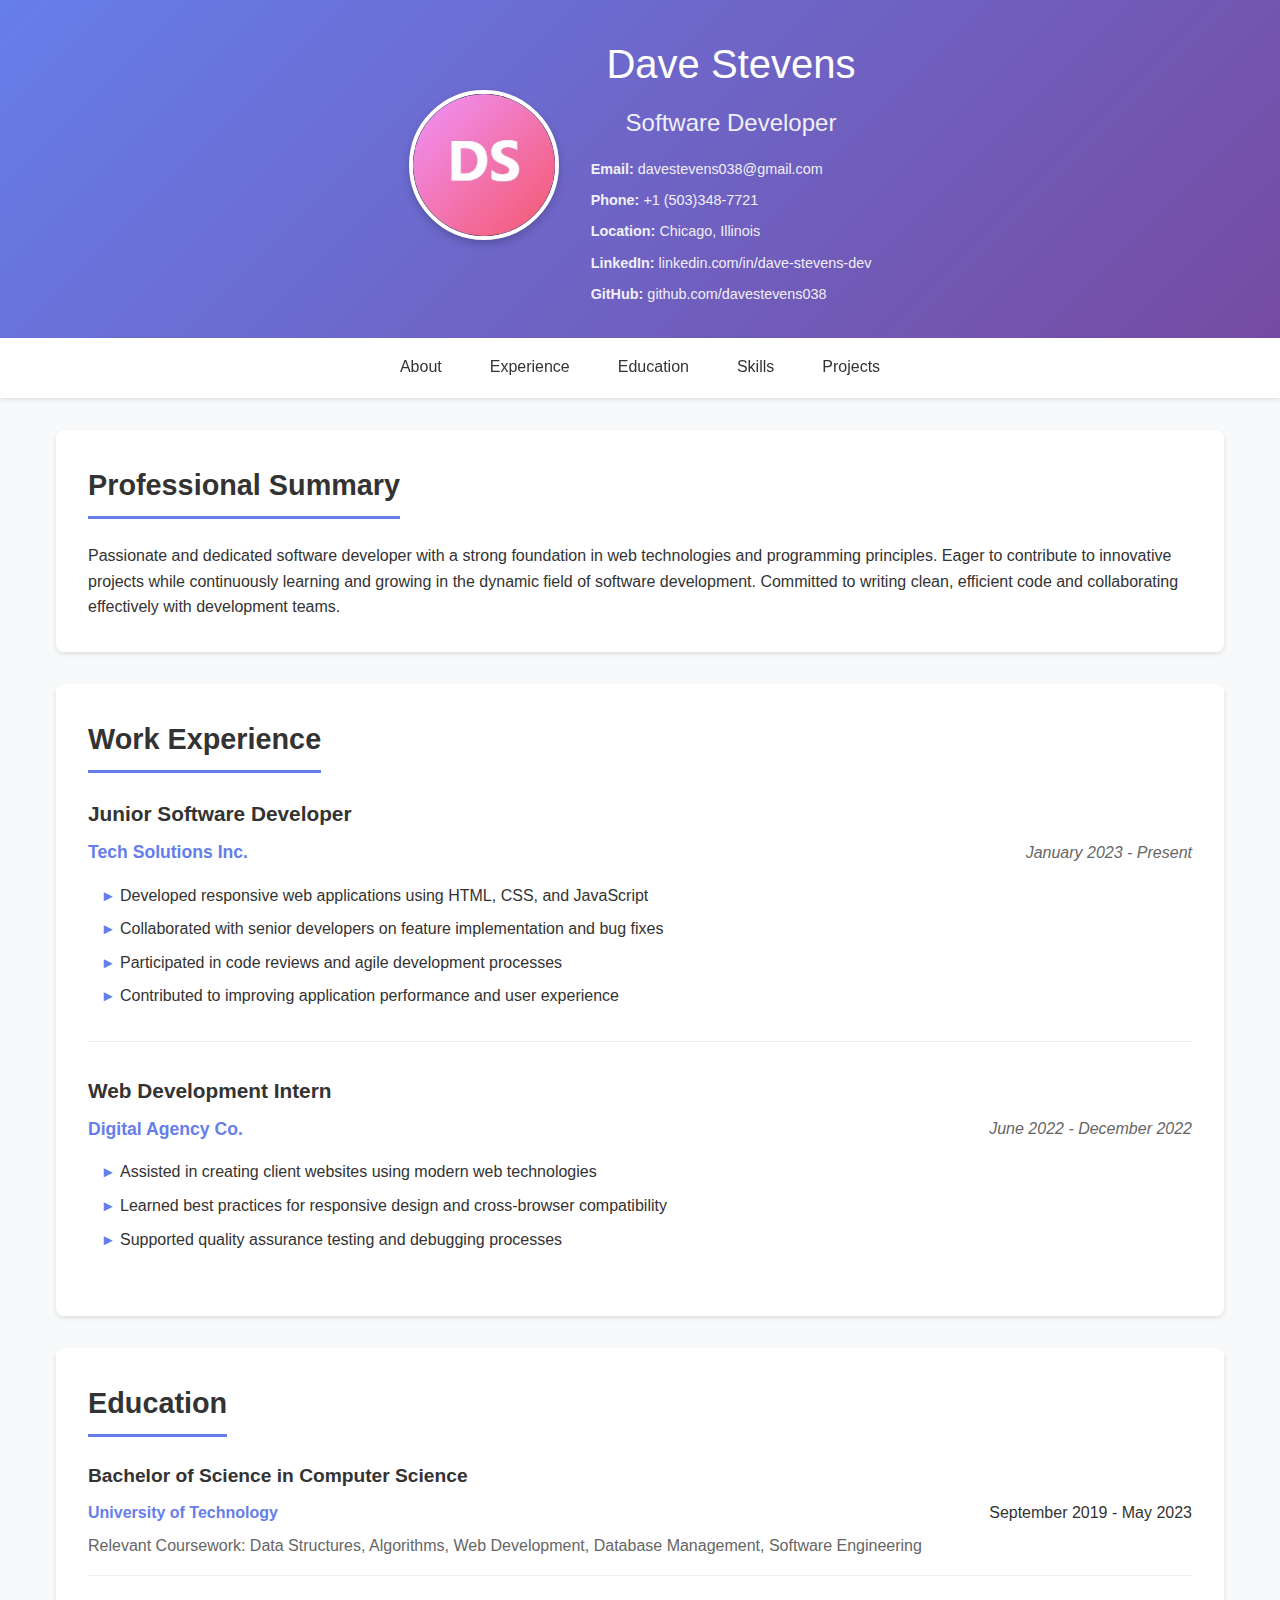
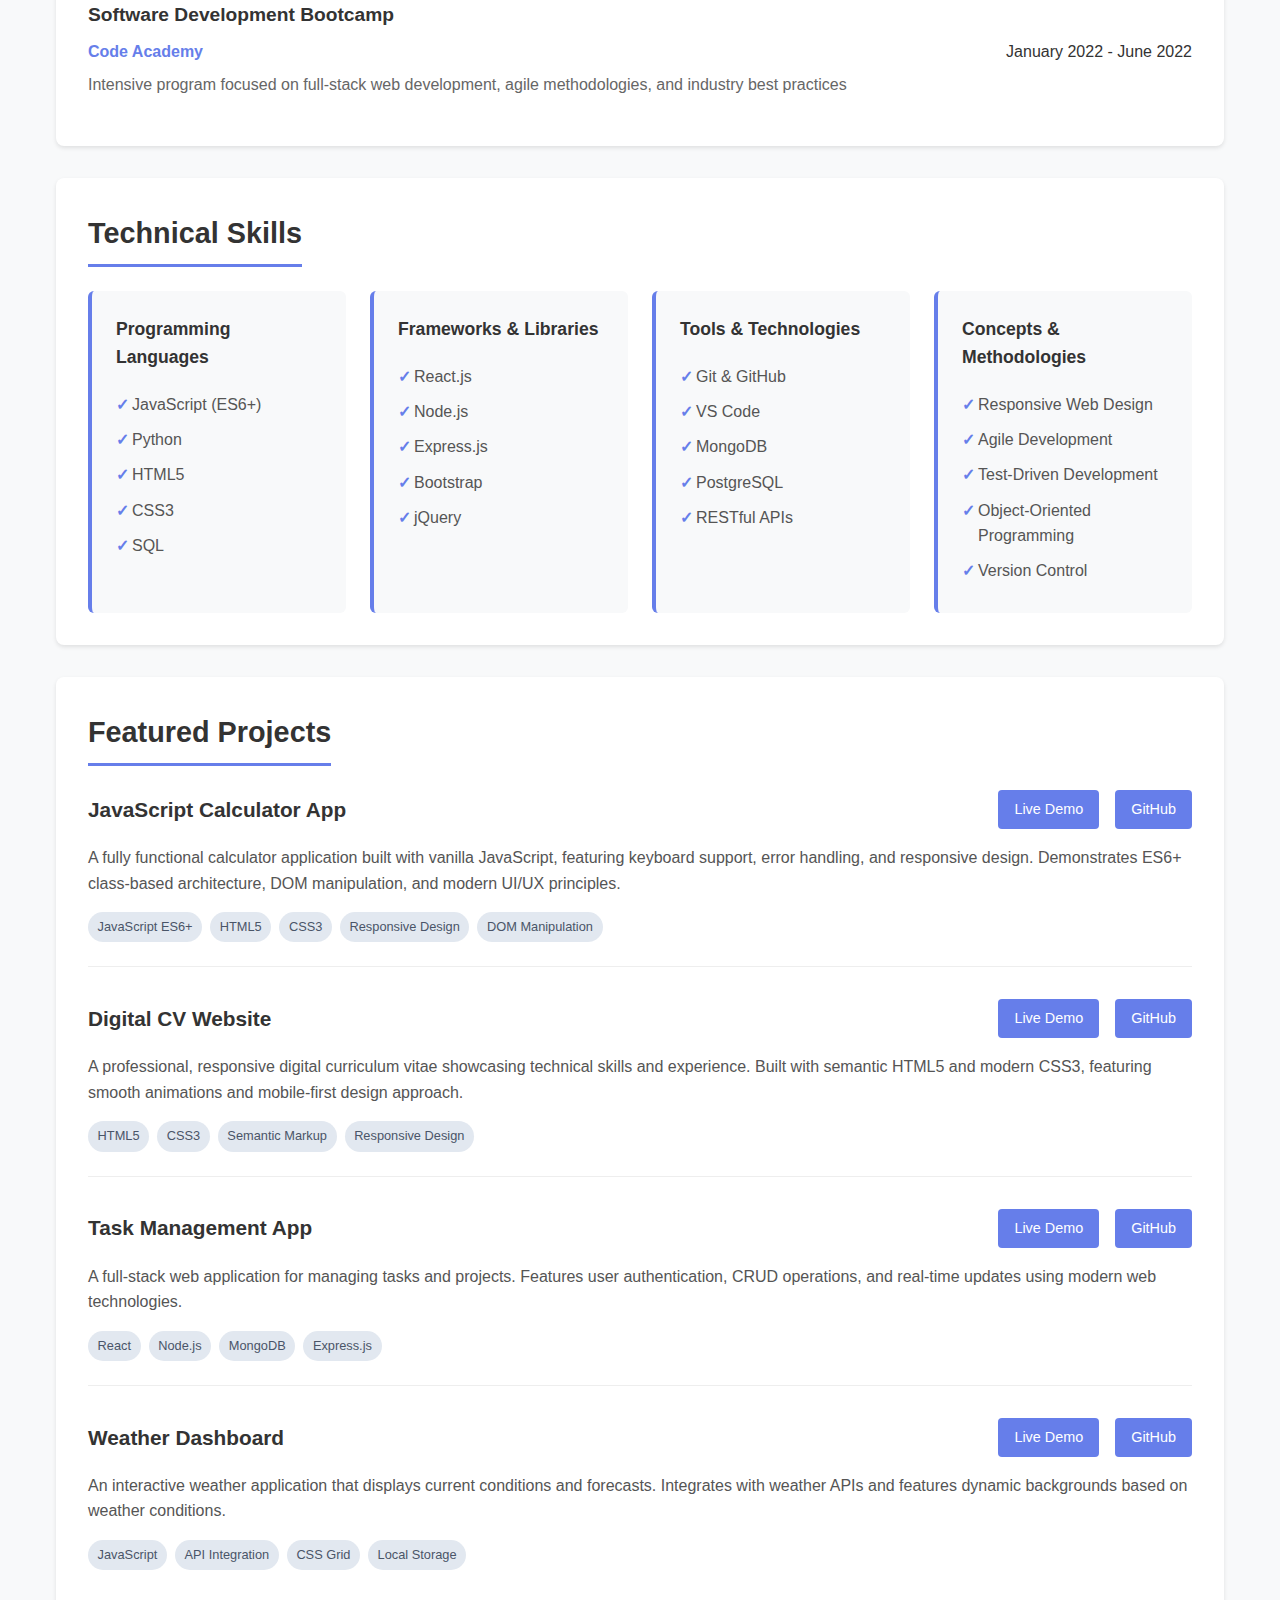
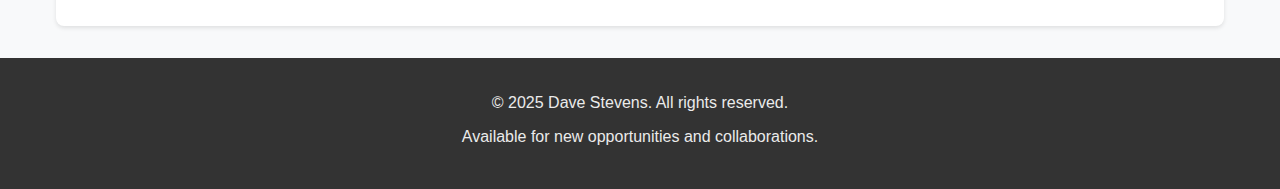
<file: index.html>
<!DOCTYPE html>
<html lang="en">

<head>
    <meta charset="UTF-8">
    <meta name="viewport" content="width=device-width, initial-scale=1.0">
    <title>Digital CV - Dave Stevens</title>
    <link rel="stylesheet" href="style.css">
</head>

<body>
    <!-- Header with personal information -->
    <header class="cv-header">
        <div class="personal-info">
            <div class="profile-image">
                <img src="assets/profile-photo.jpg" alt="Dave Stevens - Professional Photo" class="profile-photo">
            </div>
            <div class="header-content">
                <h1>Dave Stevens</h1>
                <h2>Software Developer</h2>
                <div class="contact-info">
                    <p><strong>Email:</strong> davestevens038@gmail.com</p>
                    <p><strong>Phone:</strong> +1 (503)348-7721</p>
                    <p><strong>Location:</strong> Chicago, Illinois</p>
                    <p><strong>LinkedIn:</strong> linkedin.com/in/dave-stevens-dev</p>
                    <p><strong>GitHub:</strong> github.com/davestevens038</p>
                </div>
            </div>
        </div>
    </header>

    <!-- Navigation for CV sections -->
    <nav class="cv-navigation">
        <ul>
            <li><a href="#about">About</a></li>
            <li><a href="#experience">Experience</a></li>
            <li><a href="#education">Education</a></li>
            <li><a href="#skills">Skills</a></li>
            <li><a href="#projects">Projects</a></li>
        </ul>
    </nav>

    <!-- Main content area -->
    <main class="cv-main">
        <!-- About/Professional Summary Section -->
        <section id="about" class="cv-section">
            <h2>Professional Summary</h2>
            <p>Passionate and dedicated software developer with a strong foundation in web technologies and programming
                principles. Eager to contribute to innovative projects while continuously learning and growing in the
                dynamic field of software development. Committed to writing clean, efficient code and collaborating
                effectively with development teams.</p>
        </section>

        <!-- Work Experience Section -->
        <section id="experience" class="cv-section">
            <h2>Work Experience</h2>

            <article class="experience-item">
                <header class="experience-header">
                    <h3>Junior Software Developer</h3>
                    <div class="company-info">
                        <span class="company">Tech Solutions Inc.</span>
                        <time datetime="2023-01/2024-12">January 2023 - Present</time>
                    </div>
                </header>
                <ul class="experience-details">
                    <li>Developed responsive web applications using HTML, CSS, and JavaScript</li>
                    <li>Collaborated with senior developers on feature implementation and bug fixes</li>
                    <li>Participated in code reviews and agile development processes</li>
                    <li>Contributed to improving application performance and user experience</li>
                </ul>
            </article>

            <article class="experience-item">
                <header class="experience-header">
                    <h3>Web Development Intern</h3>
                    <div class="company-info">
                        <span class="company">Digital Agency Co.</span>
                        <time datetime="2022-06/2022-12">June 2022 - December 2022</time>
                    </div>
                </header>
                <ul class="experience-details">
                    <li>Assisted in creating client websites using modern web technologies</li>
                    <li>Learned best practices for responsive design and cross-browser compatibility</li>
                    <li>Supported quality assurance testing and debugging processes</li>
                </ul>
            </article>
        </section>

        <!-- Education Section -->
        <section id="education" class="cv-section">
            <h2>Education</h2>

            <article class="education-item">
                <header class="education-header">
                    <h3>Bachelor of Science in Computer Science</h3>
                    <div class="institution-info">
                        <span class="institution">University of Technology</span>
                        <time datetime="2019-09/2023-05">September 2019 - May 2023</time>
                    </div>
                </header>
                <p class="education-details">Relevant Coursework: Data Structures, Algorithms, Web Development, Database
                    Management, Software Engineering</p>
            </article>

            <article class="education-item">
                <header class="education-header">
                    <h3>Software Development Bootcamp</h3>
                    <div class="institution-info">
                        <span class="institution">Code Academy</span>
                        <time datetime="2022-01/2022-06">January 2022 - June 2022</time>
                    </div>
                </header>
                <p class="education-details">Intensive program focused on full-stack web development, agile
                    methodologies, and industry best practices</p>
            </article>
        </section>

        <!-- Technical Skills Section -->
        <section id="skills" class="cv-section">
            <h2>Technical Skills</h2>

            <div class="skills-grid">
                <article class="skill-category">
                    <h3>Programming Languages</h3>
                    <ul class="skills-list">
                        <li>JavaScript (ES6+)</li>
                        <li>Python</li>
                        <li>HTML5</li>
                        <li>CSS3</li>
                        <li>SQL</li>
                    </ul>
                </article>

                <article class="skill-category">
                    <h3>Frameworks & Libraries</h3>
                    <ul class="skills-list">
                        <li>React.js</li>
                        <li>Node.js</li>
                        <li>Express.js</li>
                        <li>Bootstrap</li>
                        <li>jQuery</li>
                    </ul>
                </article>

                <article class="skill-category">
                    <h3>Tools & Technologies</h3>
                    <ul class="skills-list">
                        <li>Git & GitHub</li>
                        <li>VS Code</li>
                        <li>MongoDB</li>
                        <li>PostgreSQL</li>
                        <li>RESTful APIs</li>
                    </ul>
                </article>

                <article class="skill-category">
                    <h3>Concepts & Methodologies</h3>
                    <ul class="skills-list">
                        <li>Responsive Web Design</li>
                        <li>Agile Development</li>
                        <li>Test-Driven Development</li>
                        <li>Object-Oriented Programming</li>
                        <li>Version Control</li>
                    </ul>
                </article>
            </div>
        </section>

        <!-- Projects Section -->
        <section id="projects" class="cv-section">
            <h2>Featured Projects</h2>

            <article class="project-item">
                <header class="project-header">
                    <h3>JavaScript Calculator App</h3>
                    <div class="project-links">
                        <a href="https://raider2001.github.io/javascript-calculator/" class="project-link">Live Demo</a>
                        <a href="https://github.com/Raider2001/javascript-calculator" class="project-link">GitHub</a>
                    </div>
                </header>
                <p class="project-description">A fully functional calculator application built with vanilla JavaScript,
                    featuring keyboard support, error handling, and responsive design. Demonstrates ES6+ class-based
                    architecture, DOM manipulation, and modern UI/UX principles.</p>
                <div class="project-tech">
                    <span class="tech-tag">JavaScript ES6+</span>
                    <span class="tech-tag">HTML5</span>
                    <span class="tech-tag">CSS3</span>
                    <span class="tech-tag">Responsive Design</span>
                    <span class="tech-tag">DOM Manipulation</span>
                </div>
            </article>

            <article class="project-item">
                <header class="project-header">
                    <h3>Digital CV Website</h3>
                    <div class="project-links">
                        <a href="https://raider2001.github.io/digital-cv/" class="project-link">Live Demo</a>
                        <a href="https://github.com/Raider2001/digital-cv" class="project-link">GitHub</a>
                    </div>
                </header>
                <p class="project-description">A professional, responsive digital curriculum vitae showcasing technical
                    skills and experience. Built with semantic HTML5 and modern CSS3, featuring smooth animations and
                    mobile-first design approach.</p>
                <div class="project-tech">
                    <span class="tech-tag">HTML5</span>
                    <span class="tech-tag">CSS3</span>
                    <span class="tech-tag">Semantic Markup</span>
                    <span class="tech-tag">Responsive Design</span>
                </div>
            </article>

            <article class="project-item">
                <header class="project-header">
                    <h3>Task Management App</h3>
                    <div class="project-links">
                        <a href="#" class="project-link">Live Demo</a>
                        <a href="#" class="project-link">GitHub</a>
                    </div>
                </header>
                <p class="project-description">A full-stack web application for managing tasks and projects. Features
                    user authentication, CRUD operations, and real-time updates using modern web technologies.</p>
                <div class="project-tech">
                    <span class="tech-tag">React</span>
                    <span class="tech-tag">Node.js</span>
                    <span class="tech-tag">MongoDB</span>
                    <span class="tech-tag">Express.js</span>
                </div>
            </article>

            <article class="project-item">
                <header class="project-header">
                    <h3>Weather Dashboard</h3>
                    <div class="project-links">
                        <a href="#" class="project-link">Live Demo</a>
                        <a href="#" class="project-link">GitHub</a>
                    </div>
                </header>
                <p class="project-description">An interactive weather application that displays current conditions and
                    forecasts. Integrates with weather APIs and features dynamic backgrounds based on weather
                    conditions.</p>
                <div class="project-tech">
                    <span class="tech-tag">JavaScript</span>
                    <span class="tech-tag">API Integration</span>
                    <span class="tech-tag">CSS Grid</span>
                    <span class="tech-tag">Local Storage</span>
                </div>
            </article>
        </section>
    </main>

    <!-- Footer -->
    <footer class="cv-footer">
        <p>&copy; 2025 Dave Stevens. All rights reserved.</p>
        <p>Available for new opportunities and collaborations.</p>
    </footer>
</body>

</html>
</file>
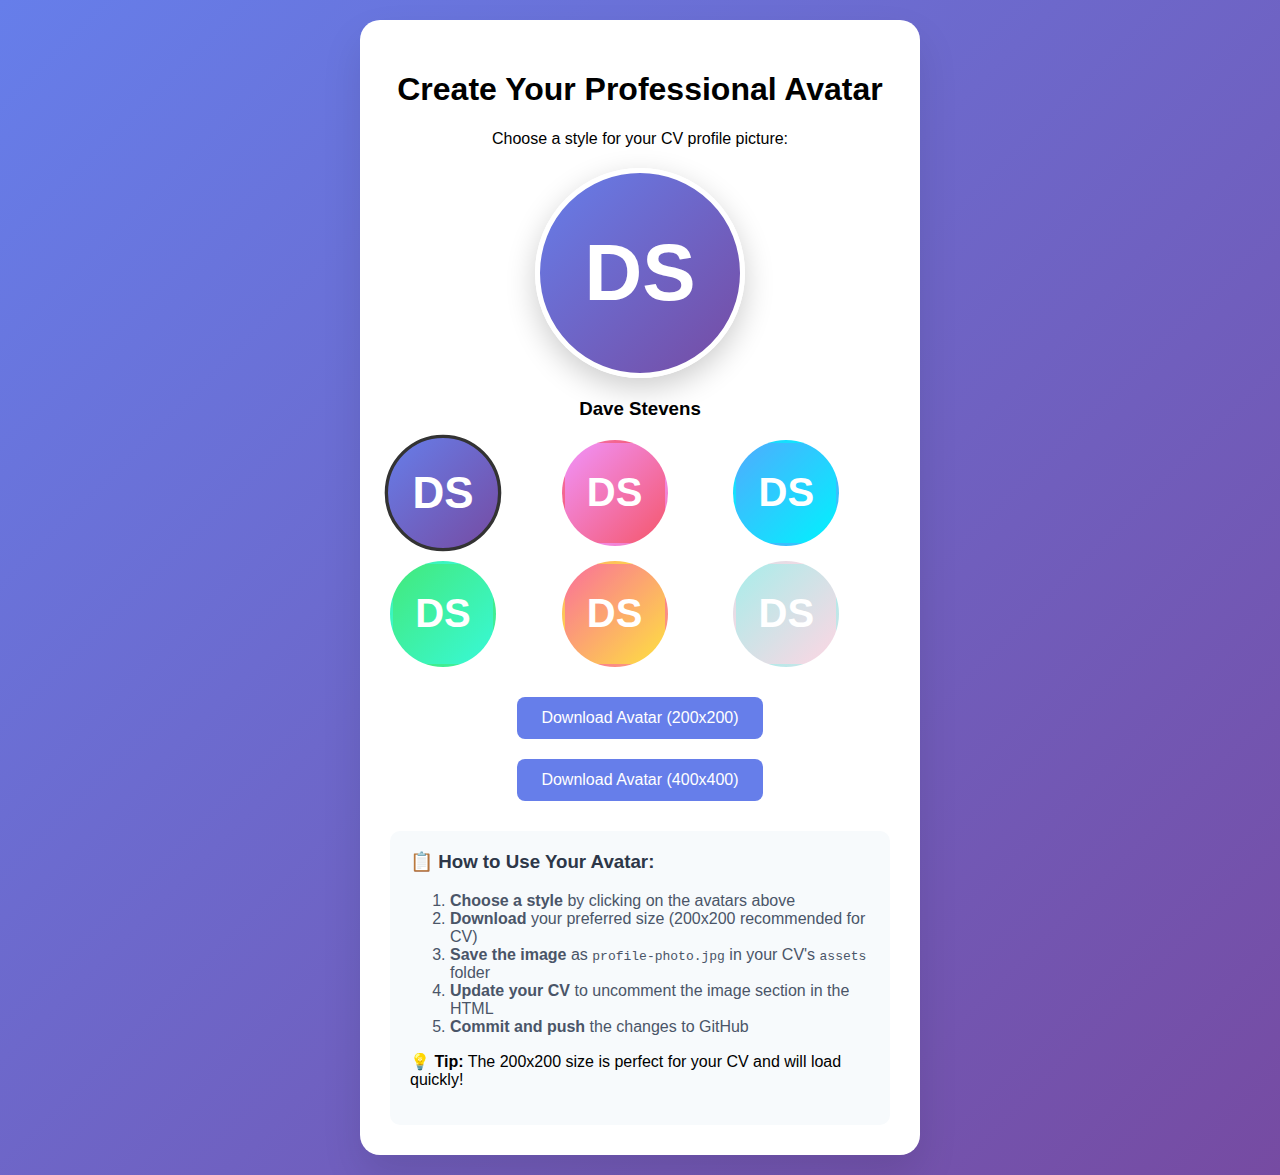
<file: assets/avatar-generator.html>
<!DOCTYPE html>
<html lang="en">
<head>
    <meta charset="UTF-8">
    <meta name="viewport" content="width=device-width, initial-scale=1.0">
    <title>Avatar Generator - Dave Stevens</title>
    <style>
        body {
            font-family: 'Segoe UI', Tahoma, Geneva, Verdana, sans-serif;
            background: linear-gradient(135deg, #667eea 0%, #764ba2 100%);
            min-height: 100vh;
            display: flex;
            align-items: center;
            justify-content: center;
            margin: 0;
            padding: 20px;
        }

        .avatar-container {
            background: white;
            padding: 30px;
            border-radius: 20px;
            box-shadow: 0 20px 40px rgba(0, 0, 0, 0.1);
            text-align: center;
            max-width: 500px;
        }

        .avatar-preview {
            margin: 20px 0;
        }

        .avatar {
            width: 200px;
            height: 200px;
            border-radius: 50%;
            margin: 0 auto 20px;
            display: flex;
            align-items: center;
            justify-content: center;
            font-size: 80px;
            font-weight: bold;
            color: white;
            border: 5px solid white;
            box-shadow: 0 10px 30px rgba(0, 0, 0, 0.2);
        }

        .style1 { background: linear-gradient(135deg, #667eea 0%, #764ba2 100%); }
        .style2 { background: linear-gradient(135deg, #f093fb 0%, #f5576c 100%); }
        .style3 { background: linear-gradient(135deg, #4facfe 0%, #00f2fe 100%); }
        .style4 { background: linear-gradient(135deg, #43e97b 0%, #38f9d7 100%); }
        .style5 { background: linear-gradient(135deg, #fa709a 0%, #fee140 100%); }
        .style6 { background: linear-gradient(135deg, #a8edea 0%, #fed6e3 100%); color: #333; }

        .avatar-options {
            display: grid;
            grid-template-columns: repeat(auto-fit, minmax(120px, 1fr));
            gap: 15px;
            margin: 20px 0;
        }

        .avatar-option {
            width: 100px;
            height: 100px;
            border-radius: 50%;
            display: flex;
            align-items: center;
            justify-content: center;
            font-size: 40px;
            font-weight: bold;
            cursor: pointer;
            transition: transform 0.3s ease;
            color: white;
            border: 3px solid transparent;
        }

        .avatar-option:hover {
            transform: scale(1.1);
            border-color: #333;
        }

        .avatar-option.selected {
            border-color: #333;
            transform: scale(1.1);
        }

        button {
            background: #667eea;
            color: white;
            border: none;
            padding: 12px 24px;
            border-radius: 8px;
            cursor: pointer;
            font-size: 16px;
            margin: 10px;
            transition: background 0.3s ease;
        }

        button:hover {
            background: #5a67d8;
        }

        .instructions {
            background: #f7fafc;
            padding: 20px;
            border-radius: 10px;
            margin-top: 20px;
            text-align: left;
        }

        .instructions h3 {
            margin-top: 0;
            color: #2d3748;
        }

        .instructions ol {
            color: #4a5568;
        }
    </style>
</head>
<body>
    <div class="avatar-container">
        <h1>Create Your Professional Avatar</h1>
        <p>Choose a style for your CV profile picture:</p>
        
        <div class="avatar-preview">
            <div id="selectedAvatar" class="avatar style1">DS</div>
            <h3>Dave Stevens</h3>
        </div>

        <div class="avatar-options">
            <div class="avatar-option style1 selected" onclick="selectStyle('style1', this)">DS</div>
            <div class="avatar-option style2" onclick="selectStyle('style2', this)">DS</div>
            <div class="avatar-option style3" onclick="selectStyle('style3', this)">DS</div>
            <div class="avatar-option style4" onclick="selectStyle('style4', this)">DS</div>
            <div class="avatar-option style5" onclick="selectStyle('style5', this)">DS</div>
            <div class="avatar-option style6" onclick="selectStyle('style6', this)">DS</div>
        </div>

        <button onclick="downloadAvatar()">Download Avatar (200x200)</button>
        <button onclick="downloadAvatarLarge()">Download Avatar (400x400)</button>

        <div class="instructions">
            <h3>📋 How to Use Your Avatar:</h3>
            <ol>
                <li><strong>Choose a style</strong> by clicking on the avatars above</li>
                <li><strong>Download</strong> your preferred size (200x200 recommended for CV)</li>
                <li><strong>Save the image</strong> as <code>profile-photo.jpg</code> in your CV's <code>assets</code> folder</li>
                <li><strong>Update your CV</strong> to uncomment the image section in the HTML</li>
                <li><strong>Commit and push</strong> the changes to GitHub</li>
            </ol>
            <p><strong>💡 Tip:</strong> The 200x200 size is perfect for your CV and will load quickly!</p>
        </div>
    </div>

    <script>
        function selectStyle(styleClass, element) {
            // Remove selected class from all options
            document.querySelectorAll('.avatar-option').forEach(opt => opt.classList.remove('selected'));
            
            // Add selected class to clicked option
            element.classList.add('selected');
            
            // Update the main avatar preview
            const avatar = document.getElementById('selectedAvatar');
            avatar.className = 'avatar ' + styleClass;
        }

        function createAvatarCanvas(size) {
            const canvas = document.createElement('canvas');
            const ctx = canvas.getContext('2d');
            canvas.width = size;
            canvas.height = size;

            // Get the selected style
            const selectedAvatar = document.getElementById('selectedAvatar');
            const style = selectedAvatar.className.split(' ')[1];
            
            // Define gradients
            const gradients = {
                style1: ['#667eea', '#764ba2'],
                style2: ['#f093fb', '#f5576c'],
                style3: ['#4facfe', '#00f2fe'],
                style4: ['#43e97b', '#38f9d7'],
                style5: ['#fa709a', '#fee140'],
                style6: ['#a8edea', '#fed6e3']
            };

            // Create gradient
            const gradient = ctx.createLinearGradient(0, 0, size, size);
            gradient.addColorStop(0, gradients[style][0]);
            gradient.addColorStop(1, gradients[style][1]);

            // Draw circle background
            ctx.fillStyle = gradient;
            ctx.beginPath();
            ctx.arc(size/2, size/2, size/2, 0, 2 * Math.PI);
            ctx.fill();

            // Draw text
            ctx.fillStyle = style === 'style6' ? '#333333' : 'white';
            ctx.font = `bold ${size * 0.4}px 'Segoe UI', Arial, sans-serif`;
            ctx.textAlign = 'center';
            ctx.textBaseline = 'middle';
            ctx.fillText('DS', size/2, size/2);

            return canvas;
        }

        function downloadAvatar() {
            const canvas = createAvatarCanvas(200);
            const link = document.createElement('a');
            link.download = 'profile-photo.jpg';
            link.href = canvas.toDataURL('image/jpeg', 0.9);
            link.click();
        }

        function downloadAvatarLarge() {
            const canvas = createAvatarCanvas(400);
            const link = document.createElement('a');
            link.download = 'profile-photo-large.jpg';
            link.href = canvas.toDataURL('image/jpeg', 0.9);
            link.click();
        }
    </script>
</body>
</html>
</file>
<file: style.css>
/* CSS Reset and Base Styles */
* {
    margin: 0;
    padding: 0;
    box-sizing: border-box;
}

body {
    font-family: 'Segoe UI', Tahoma, Geneva, Verdana, sans-serif;
    line-height: 1.6;
    color: #333;
    background-color: #f8f9fa;
}

/* Header Styles */
.cv-header {
    background: linear-gradient(135deg, #667eea 0%, #764ba2 100%);
    color: white;
    padding: 2rem 1rem;
    text-align: center;
}

.personal-info {
    max-width: 1200px;
    margin: 0 auto;
    display: flex;
    align-items: center;
    gap: 2rem;
    flex-wrap: wrap;
    justify-content: center;
}

.profile-image {
    flex-shrink: 0;
}

.profile-photo {
    width: 150px;
    height: 150px;
    border-radius: 50%;
    border: 4px solid white;
    object-fit: cover;
    box-shadow: 0 4px 8px rgba(0, 0, 0, 0.2);
}

.header-content h1 {
    font-size: 2.5rem;
    margin-bottom: 0.5rem;
    font-weight: 300;
}

.header-content h2 {
    font-size: 1.5rem;
    margin-bottom: 1rem;
    font-weight: 400;
    opacity: 0.9;
}

.contact-info {
    display: grid;
    grid-template-columns: repeat(auto-fit, minmax(200px, 1fr));
    gap: 0.5rem;
    text-align: left;
    margin-top: 1rem;
}

.contact-info p {
    font-size: 0.9rem;
    opacity: 0.9;
}

/* Navigation Styles */
.cv-navigation {
    background-color: white;
    box-shadow: 0 2px 4px rgba(0, 0, 0, 0.1);
    position: sticky;
    top: 0;
    z-index: 100;
}

.cv-navigation ul {
    list-style: none;
    display: flex;
    justify-content: center;
    flex-wrap: wrap;
    max-width: 1200px;
    margin: 0 auto;
}

.cv-navigation li {
    margin: 0;
}

.cv-navigation a {
    display: block;
    padding: 1rem 1.5rem;
    text-decoration: none;
    color: #333;
    font-weight: 500;
    transition: all 0.3s ease;
    border-bottom: 3px solid transparent;
}

.cv-navigation a:hover {
    color: #667eea;
    border-bottom-color: #667eea;
    background-color: #f8f9fa;
}

/* Main Content Styles */
.cv-main {
    max-width: 1200px;
    margin: 2rem auto;
    padding: 0 1rem;
}

.cv-section {
    background: white;
    margin-bottom: 2rem;
    padding: 2rem;
    border-radius: 8px;
    box-shadow: 0 2px 4px rgba(0, 0, 0, 0.1);
}

.cv-section h2 {
    color: #333;
    font-size: 1.8rem;
    margin-bottom: 1.5rem;
    padding-bottom: 0.5rem;
    border-bottom: 3px solid #667eea;
    display: inline-block;
}

/* Experience Section Styles */
.experience-item {
    margin-bottom: 2rem;
    padding-bottom: 1.5rem;
    border-bottom: 1px solid #eee;
}

.experience-item:last-child {
    border-bottom: none;
    margin-bottom: 0;
}

.experience-header {
    margin-bottom: 1rem;
}

.experience-header h3 {
    color: #333;
    font-size: 1.3rem;
    margin-bottom: 0.5rem;
}

.company-info {
    display: flex;
    justify-content: space-between;
    align-items: center;
    flex-wrap: wrap;
    gap: 1rem;
}

.company {
    font-weight: 600;
    color: #667eea;
    font-size: 1.1rem;
}

.company-info time {
    color: #666;
    font-style: italic;
}

.experience-details {
    list-style: none;
    padding-left: 1rem;
}

.experience-details li {
    position: relative;
    margin-bottom: 0.5rem;
    padding-left: 1rem;
}

.experience-details li::before {
    content: "▸";
    position: absolute;
    left: 0;
    color: #667eea;
    font-weight: bold;
}

/* Education Section Styles */
.education-item {
    margin-bottom: 1.5rem;
    padding-bottom: 1rem;
    border-bottom: 1px solid #eee;
}

.education-item:last-child {
    border-bottom: none;
    margin-bottom: 0;
}

.education-header h3 {
    color: #333;
    font-size: 1.2rem;
    margin-bottom: 0.5rem;
}

.institution-info {
    display: flex;
    justify-content: space-between;
    align-items: center;
    flex-wrap: wrap;
    gap: 1rem;
    margin-bottom: 0.5rem;
}

.institution {
    font-weight: 600;
    color: #667eea;
}

.education-details {
    color: #666;
    margin-top: 0.5rem;
}

/* Skills Section Styles */
.skills-grid {
    display: grid;
    grid-template-columns: repeat(auto-fit, minmax(250px, 1fr));
    gap: 1.5rem;
}

.skill-category {
    background-color: #f8f9fa;
    padding: 1.5rem;
    border-radius: 6px;
    border-left: 4px solid #667eea;
}

.skill-category h3 {
    color: #333;
    font-size: 1.1rem;
    margin-bottom: 1rem;
}

.skills-list {
    list-style: none;
}

.skills-list li {
    padding: 0.3rem 0;
    color: #555;
    position: relative;
    padding-left: 1rem;
}

.skills-list li::before {
    content: "✓";
    position: absolute;
    left: 0;
    color: #667eea;
    font-weight: bold;
}

/* Projects Section Styles */
.project-item {
    margin-bottom: 2rem;
    padding-bottom: 1.5rem;
    border-bottom: 1px solid #eee;
}

.project-item:last-child {
    border-bottom: none;
    margin-bottom: 0;
}

.project-header {
    display: flex;
    justify-content: space-between;
    align-items: center;
    flex-wrap: wrap;
    gap: 1rem;
    margin-bottom: 1rem;
}

.project-header h3 {
    color: #333;
    font-size: 1.3rem;
}

.project-links {
    display: flex;
    gap: 1rem;
}

.project-link {
    padding: 0.5rem 1rem;
    background-color: #667eea;
    color: white;
    text-decoration: none;
    border-radius: 4px;
    font-size: 0.9rem;
    transition: background-color 0.3s ease;
}

.project-link:hover {
    background-color: #5a67d8;
}

.project-description {
    color: #555;
    margin-bottom: 1rem;
    line-height: 1.6;
}

.project-tech {
    display: flex;
    flex-wrap: wrap;
    gap: 0.5rem;
}

.tech-tag {
    background-color: #e2e8f0;
    color: #4a5568;
    padding: 0.3rem 0.6rem;
    border-radius: 20px;
    font-size: 0.8rem;
    font-weight: 500;
}

/* Footer Styles */
.cv-footer {
    background-color: #333;
    color: white;
    text-align: center;
    padding: 2rem 1rem;
    margin-top: 2rem;
}

.cv-footer p {
    margin-bottom: 0.5rem;
    opacity: 0.9;
}

/* Responsive Design */
@media (max-width: 768px) {
    .personal-info {
        flex-direction: column;
        text-align: center;
    }
    
    .contact-info {
        grid-template-columns: 1fr;
        text-align: center;
    }
    
    .cv-navigation ul {
        flex-direction: column;
    }
    
    .cv-navigation a {
        text-align: center;
    }
    
    .company-info,
    .institution-info,
    .project-header {
        flex-direction: column;
        align-items: flex-start;
    }
    
    .project-links {
        width: 100%;
        justify-content: center;
    }
    
    .header-content h1 {
        font-size: 2rem;
    }
    
    .header-content h2 {
        font-size: 1.2rem;
    }
    
    .cv-section {
        padding: 1.5rem;
    }
    
    .skills-grid {
        grid-template-columns: 1fr;
    }
}

@media (max-width: 480px) {
    .cv-main {
        padding: 0 0.5rem;
    }
    
    .cv-section {
        padding: 1rem;
    }
    
    .profile-photo {
        width: 120px;
        height: 120px;
    }
    
    .header-content h1 {
        font-size: 1.8rem;
    }
}

/* Print Styles */
@media print {
    body {
        background-color: white;
        color: black;
    }
    
    .cv-navigation {
        display: none;
    }
    
    .cv-header {
        background: none;
        color: black;
        padding: 1rem;
    }
    
    .cv-section {
        box-shadow: none;
        border: 1px solid #ddd;
        page-break-inside: avoid;
    }
    
    .project-link {
        background-color: transparent;
        color: black;
        border: 1px solid black;
    }
    
    .tech-tag {
        border: 1px solid #666;
    }
}
</file>
